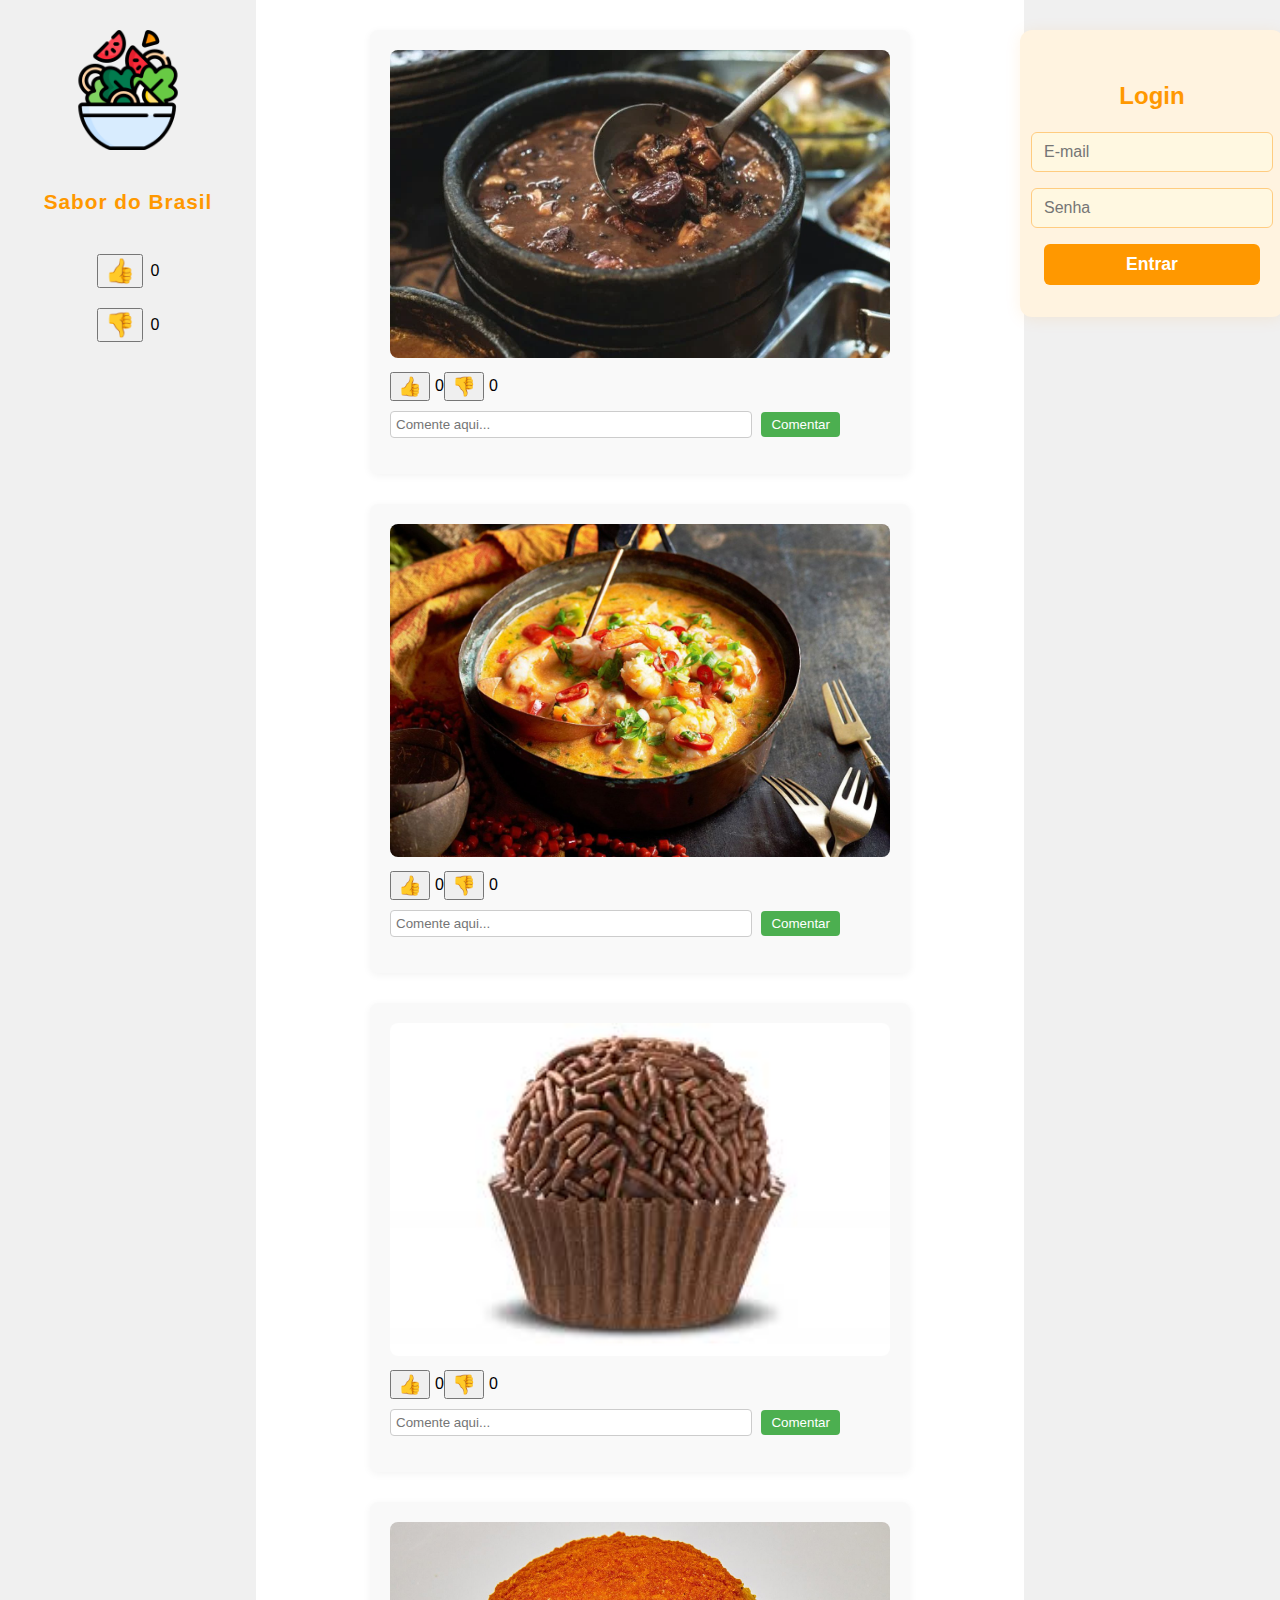
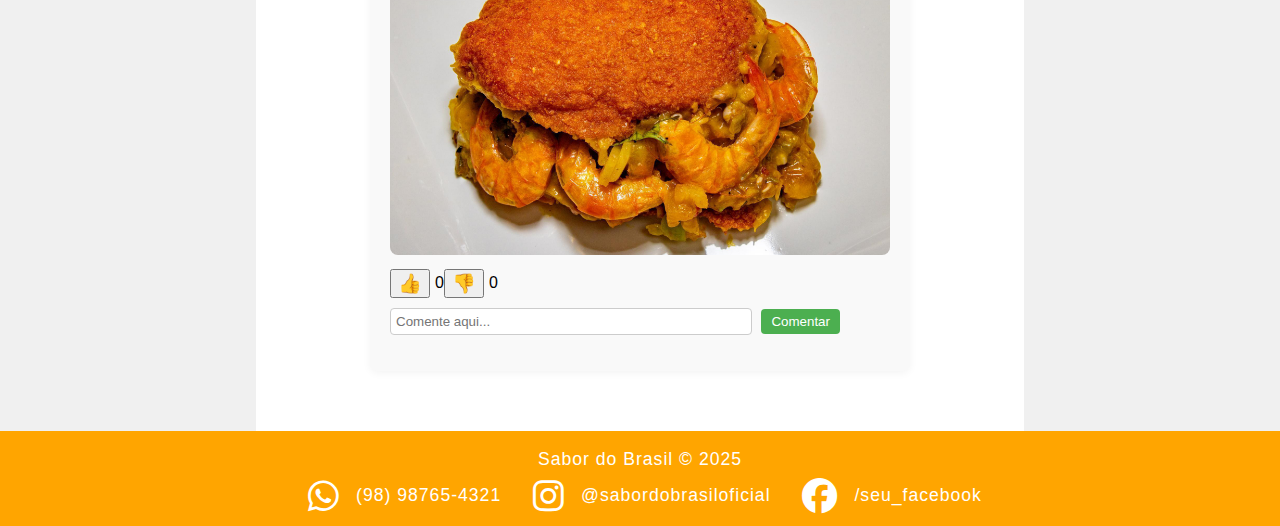
<file: wwwroot/index.html>
<!DOCTYPE html>
<html lang="pt-br">
<head>
    <meta charset="UTF-8">
    <meta name="viewport" content="width=device-width, initial-scale=1.0">
    <title>Sabor do Brasil</title>
    <link rel="stylesheet" href="css/style.css">
    <link rel="stylesheet" href="https://cdnjs.cloudflare.com/ajax/libs/font-awesome/6.5.0/css/all.min.css">
</head>
<body>
    <div class="container">
        <!-- Coluna 1 -->
        <div class="coluna coluna1">
            <img src="img/logo_sabor_do_brasil.png" alt="Logo Sabor do Brasil" class="logo">
            <span class="nome-site">Sabor do Brasil</span>
            <div class="likes">
                <button id="like-btn">👍</button>
                <span id="like-count">0</span>
            </div>
            <div class="dislikes">
                <button id="dislike-btn">👎</button>
                <span id="dislike-count">0</span>
            </div>
        </div>
        <!-- Coluna 2 -->
        <div class="coluna coluna2">
            <div class="publicacao">
                <img src="img/receitas-de-feijoada-baiana-4-730x449.webp" alt="Feijoada" class="imagem-publicada">
                <div class="acoes">
                    <button class="like-img-btn">👍</button>
                    <span class="like-img-count">0</span>
                    <button class="dislike-img-btn">👎</button>
                    <span class="dislike-img-count">0</span>
                </div>
                <div class="comentarios">
                    <input type="text" class="comentario-input" placeholder="Comente aqui...">
                    <button class="comentar-btn">Comentar</button>
                    <ul class="lista-comentarios"></ul>
                </div>
            </div>
            <div class="publicacao">
                <img src="img/moqueca-de-peixe-baiana-1200x800.jpg" alt="Moqueca Baiana" class="imagem-publicada">
                <div class="acoes">
                    <button class="like-img-btn">👍</button>
                    <span class="like-img-count">0</span>
                    <button class="dislike-img-btn">👎</button>
                    <span class="dislike-img-count">0</span>
                </div>
                <div class="comentarios">
                    <input type="text" class="comentario-input" placeholder="Comente aqui...">
                    <button class="comentar-btn">Comentar</button>
                    <ul class="lista-comentarios"></ul>
                </div>
            </div>
            <div class="publicacao">
                <img src="img/images.jpg" alt="Brigadeiro" class="imagem-publicada">
                <div class="acoes">
                    <button class="like-img-btn">👍</button>
                    <span class="like-img-count">0</span>
                    <button class="dislike-img-btn">👎</button>
                    <span class="dislike-img-count">0</span>
                </div>
                <div class="comentarios">
                    <input type="text" class="comentario-input" placeholder="Comente aqui...">
                    <button class="comentar-btn">Comentar</button>
                    <ul class="lista-comentarios"></ul>
                </div>
            </div>
            <div class="publicacao">
                <img src="img/acaraje-comida-tradicional-de-origem-africana-da-bahia-com-vatapa-caruru-e-camarao-seco.jpg" alt="Acarajé" class="imagem-publicada">
                <div class="acoes">
                    <button class="like-img-btn">👍</button>
                    <span class="like-img-count">0</span>
                    <button class="dislike-img-btn">👎</button>
                    <span class="dislike-img-count">0</span>
                </div>
                <div class="comentarios">
                    <input type="text" class="comentario-input" placeholder="Comente aqui...">
                    <button class="comentar-btn">Comentar</button>
                    <ul class="lista-comentarios"></ul>
                </div>
            </div>
            <!-- Adicione mais publicações conforme necessário -->
        </div>
        <!-- Coluna 3 -->
        <div class="coluna coluna3">
            <form class="form-login">
                <h2 class="titulo-login">Login</h2>
                <input type="email" class="input-login" placeholder="E-mail" required>
                <input type="password" class="input-login" placeholder="Senha" required>
                <button type="submit" class="btn-login">Entrar</button>
            </form>
        </div>
    </div>
    <footer class="rodape">
        <span>Sabor do Brasil &copy; 2025</span>
        <div class="redes-sociais">
            <a href="https://wa.me/5598987654321" target="_blank" title="WhatsApp">
                <i class="fab fa-whatsapp icone-social"></i>
                <span class="contato-texto">(98) 98765-4321</span>
            </a>
            <a href="https://instagram.com/sabordobrasiloficial" target="_blank" title="Instagram">
                <i class="fab fa-instagram icone-social"></i>
                <span class="contato-texto">@sabordobrasiloficial</span>
            </a>
            <a href="https://facebook.com/seu_facebook" target="_blank" title="Facebook">
                <i class="fab fa-facebook icone-social"></i>
                <span class="contato-texto">/seu_facebook</span>
            </a>
        </div>
    </footer>
    <script src="js/javascript.js"></script>
</body>
</html>
</file>
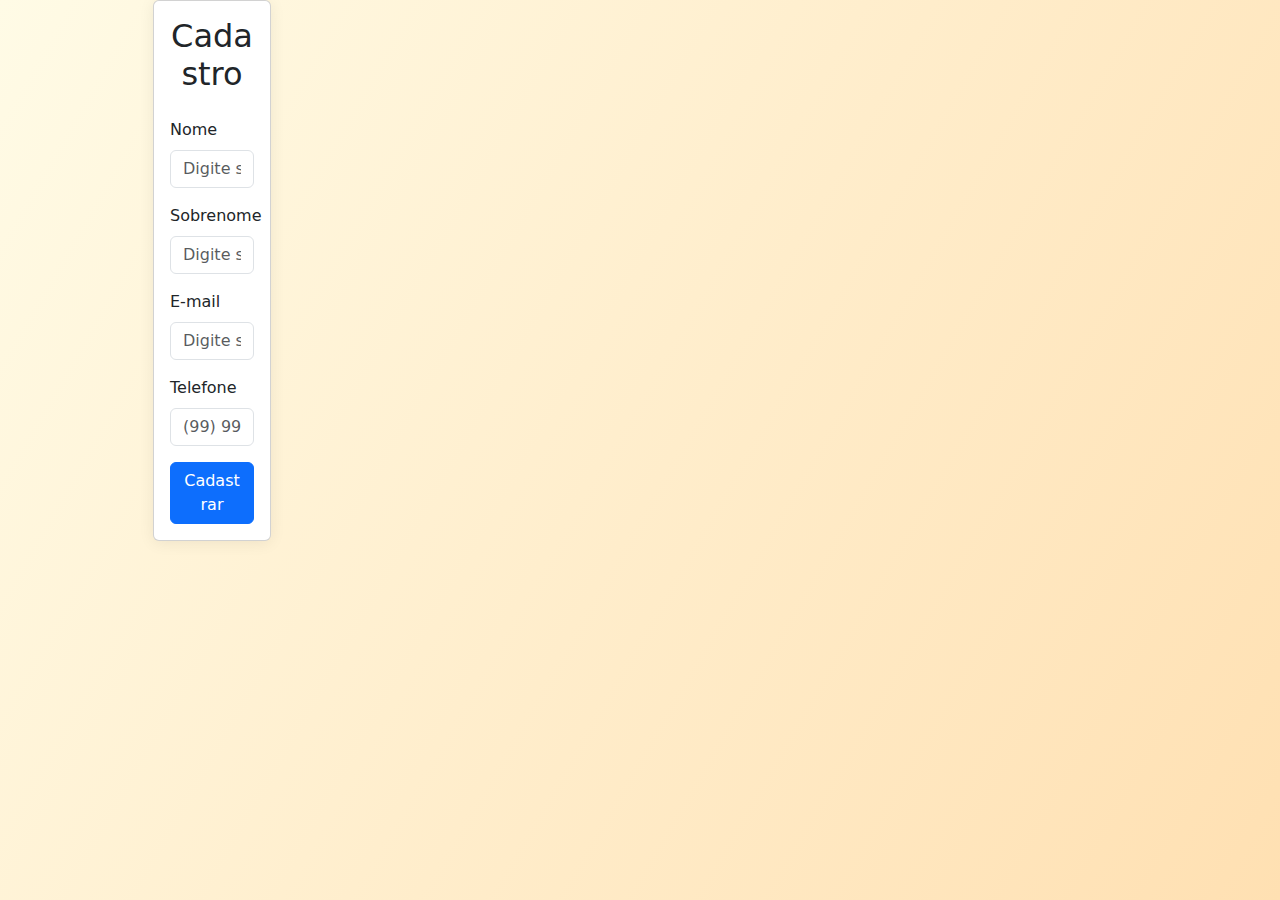
<file: wwwroot/cadastro.html>
<!DOCTYPE html>
<html lang="pt-br">
<head>
    <meta charset="UTF-8">
    <title>Cadastro - Sabor do Brasil</title>
    <link rel="stylesheet" href="css/style.css">
    <!-- Bootstrap CDN -->
    <link href="https://cdn.jsdelivr.net/npm/bootstrap@5.3.3/dist/css/bootstrap.min.css" rel="stylesheet">
</head>
<body class="cadastro-bg">
    <div class="container cadastro-container">
        <div class="row justify-content-center">
            <div class="col-md-6">
                <div class="card cadastro-card">
                    <div class="card-body">
                        <h2 class="card-title text-center mb-4">Cadastro</h2>
                        <form>
                            <div class="mb-3">
                                <label for="nome" class="form-label">Nome</label>
                                <input type="text" class="form-control" id="nome" placeholder="Digite seu nome">
                            </div>
                            <div class="mb-3">
                                <label for="sobrenome" class="form-label">Sobrenome</label>
                                <input type="text" class="form-control" id="sobrenome" placeholder="Digite seu sobrenome">
                            </div>
                            <div class="mb-3">
                                <label for="email" class="form-label">E-mail</label>
                                <input type="email" class="form-control" id="email" placeholder="Digite seu e-mail">
                            </div>
                            <div class="mb-3">
                                <label for="telefone" class="form-label">Telefone</label>
                                <input type="tel" class="form-control" id="telefone" placeholder="(99) 99999-9999">
                            </div>
                            <button type="submit" class="btn btn-primary w-100 cadastro-btn">Cadastrar</button>
                        </form>
                    </div>
                </div>
            </div>
        </div>
    </div>
</body>
</html>
</file>
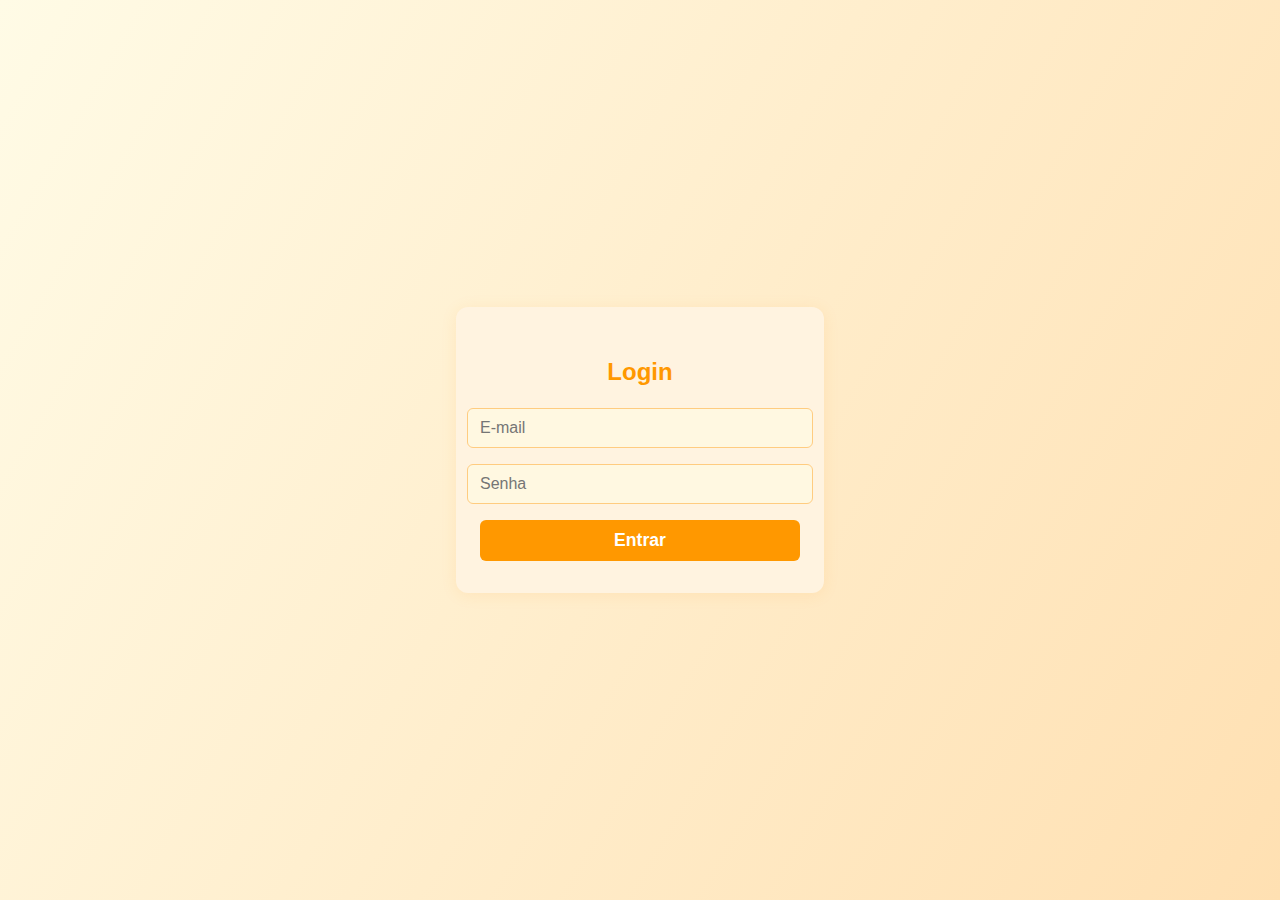
<file: wwwroot/login.html>
<!DOCTYPE html>
<html lang="pt-br">
<head>
    <meta charset="UTF-8">
    <title>Login - Sabor do Brasil</title>
    <link rel="stylesheet" href="css/style.css">
</head>
<body class="login-bg">
    <div class="login-container">
        <form class="form-login">
            <h2 class="titulo-login">Login</h2>
            <input type="email" class="input-login" placeholder="E-mail" required>
            <input type="password" class="input-login" placeholder="Senha" required>
            <button type="submit" class="btn-login">Entrar</button>
        </form>
    </div>
</body>
</html>
</file>
<file: wwwroot/css/style.css>
body {
    margin: 0;
    font-family: Arial, sans-serif;
    background: linear-gradient(120deg, #fffbe6 0%, #ffe0b2 100%);
}
.container {
    display: flex;
    min-height: 100vh;
}
.coluna {
    padding: 30px 20px;
    box-sizing: border-box;
}
.coluna1, .coluna3 {
    width: 20%;
    background: #f0f0f0;
    display: flex;
    flex-direction: column;
    align-items: center;
    justify-content: flex-start;
}
.coluna2 {
    width: 60%;
    background: #fff;
    display: flex;
    flex-direction: column;
    align-items: center;
}
.logo {
    width: 120px;
    margin-bottom: 30px;
}
.likes, .dislikes {
    margin: 10px 0;
    display: flex;
    align-items: center;
}
.likes button, .dislikes button {
    font-size: 1.5em;
    margin-right: 8px;
    cursor: pointer;
}
.publicacao {
    background: #f9f9f9;
    border-radius: 8px;
    box-shadow: 0 2px 8px rgba(0,0,0,0.05);
    padding: 20px;
    margin-bottom: 30px;
    width: 90%;
    max-width: 500px;
}
.imagem-publicada {
    width: 100%;
    border-radius: 8px;
}
.acoes {
    margin: 10px 0;
    display: flex;
    align-items: center;
}
.acoes button {
    font-size: 1.2em;
    margin-right: 5px;
    cursor: pointer;
}
.comentarios {
    margin-top: 10px;
}
.comentario-input {
    width: 70%;
    padding: 5px;
    border-radius: 4px;
    border: 1px solid #ccc;
}
.comentar-btn {
    padding: 5px 10px;
    margin-left: 5px;
    border-radius: 4px;
    border: none;
    background: #4caf50;
    color: #fff;
    cursor: pointer;
}
.lista-comentarios {
    list-style: none;
    padding: 0;
    margin-top: 10px;
}
.lista-comentarios li {
    background: #e0e0e0;
    margin-bottom: 5px;
    padding: 5px 10px;
    border-radius: 4px;
}
#login-btn {
    margin-top: 40px;
    padding: 12px 30px;
    border-radius: 6px;
    border: none;
    background: #2196f3;
    color: #fff;
    font-size: 1.1em;
    cursor: pointer;
}

    display flex
    align-items center


.cadastro-container {
    margin-top: 60px;
}

.cadastro-card {
    border-radius: 12px;
    box-shadow: 0 2px 16px rgba(0,0,0,0.07);
    border: none;
    background: #fff;
}

.cadastro-btn {
    background: #2196f3;
    border: none;
    border-radius: 6px;
    font-size: 1.1em;
    padding: 10px 0;
}

.cadastro-btn:hover {
    background: #1769aa;
}


.rodape {
    width: 100%;
    background: orange;
    color: #fff;
    text-align: center;
    padding: 18px 0 12px 0;
    font-size: 1.1em;
    letter-spacing: 1px;
    position: relative;
    bottom: 0;
    left: 0;
}

.nome-site {
    display: block;
    font-size: 1.3em;
    font-weight: bold;
    color: #ff9800;
    margin-bottom: 30px;
    margin-top: 10px;
    letter-spacing: 1px;
    text-align: center;
}


.login-bg {
    background: linear-gradient(120deg, #fffbe6 0%, #ffe0b2 100%);
    min-height: 100vh;
    display: flex;
    align-items: center;
    justify-content: center;
}

.login-container {
    width: 100vw;
    min-height: 100vh;
    display: flex;
    align-items: center;
    justify-content: center;
}

.form-login {
    display: flex;
    flex-direction: column;
    align-items: center;
    background: #fff3e0;
    padding: 32px 24px;
    border-radius: 12px;
    box-shadow: 0 2px 16px rgba(255,152,0,0.10);
    width: 100%;
    max-width: 320px;
}

.titulo-login {
    color: #ff9800;
    margin-bottom: 22px;
    font-size: 1.5em;
    font-weight: bold;
}

.input-login {
    width: 100%;
    padding: 10px 12px;
    margin-bottom: 16px;
    border: 1px solid #ffcc80;
    border-radius: 6px;
    font-size: 1em;
    background: #fff8e1;
}

.btn-login {
    width: 100%;
    padding: 10px 0;
    background: #ff9800;
    color: #fff;
    border: none;
    border-radius: 6px;
    font-size: 1.1em;
    font-weight: bold;
    cursor: pointer;
    transition: background 0.2s;
}

.btn-login:hover {
    background: #fb8c00;
}

.redes-sociais {
    margin-top: 8px;
}

.icone-social {
    font-size: 2em;
    margin: 0 10px;
    color: #fff;
    transition: transform 0.2s, color 0.2s;
    vertical-align: middle;
}

.icone-social:hover {
    transform: scale(1.15);
    color: #333;
}

.contato-texto {
    color: #fff;
    font-size: 1em;
    margin-left: 6px;
    vertical-align: middle;
}
.redes-sociais a {
    text-decoration: none;
    margin: 0 8px;
    display: inline-flex;
    align-items: center;
}
</file>
